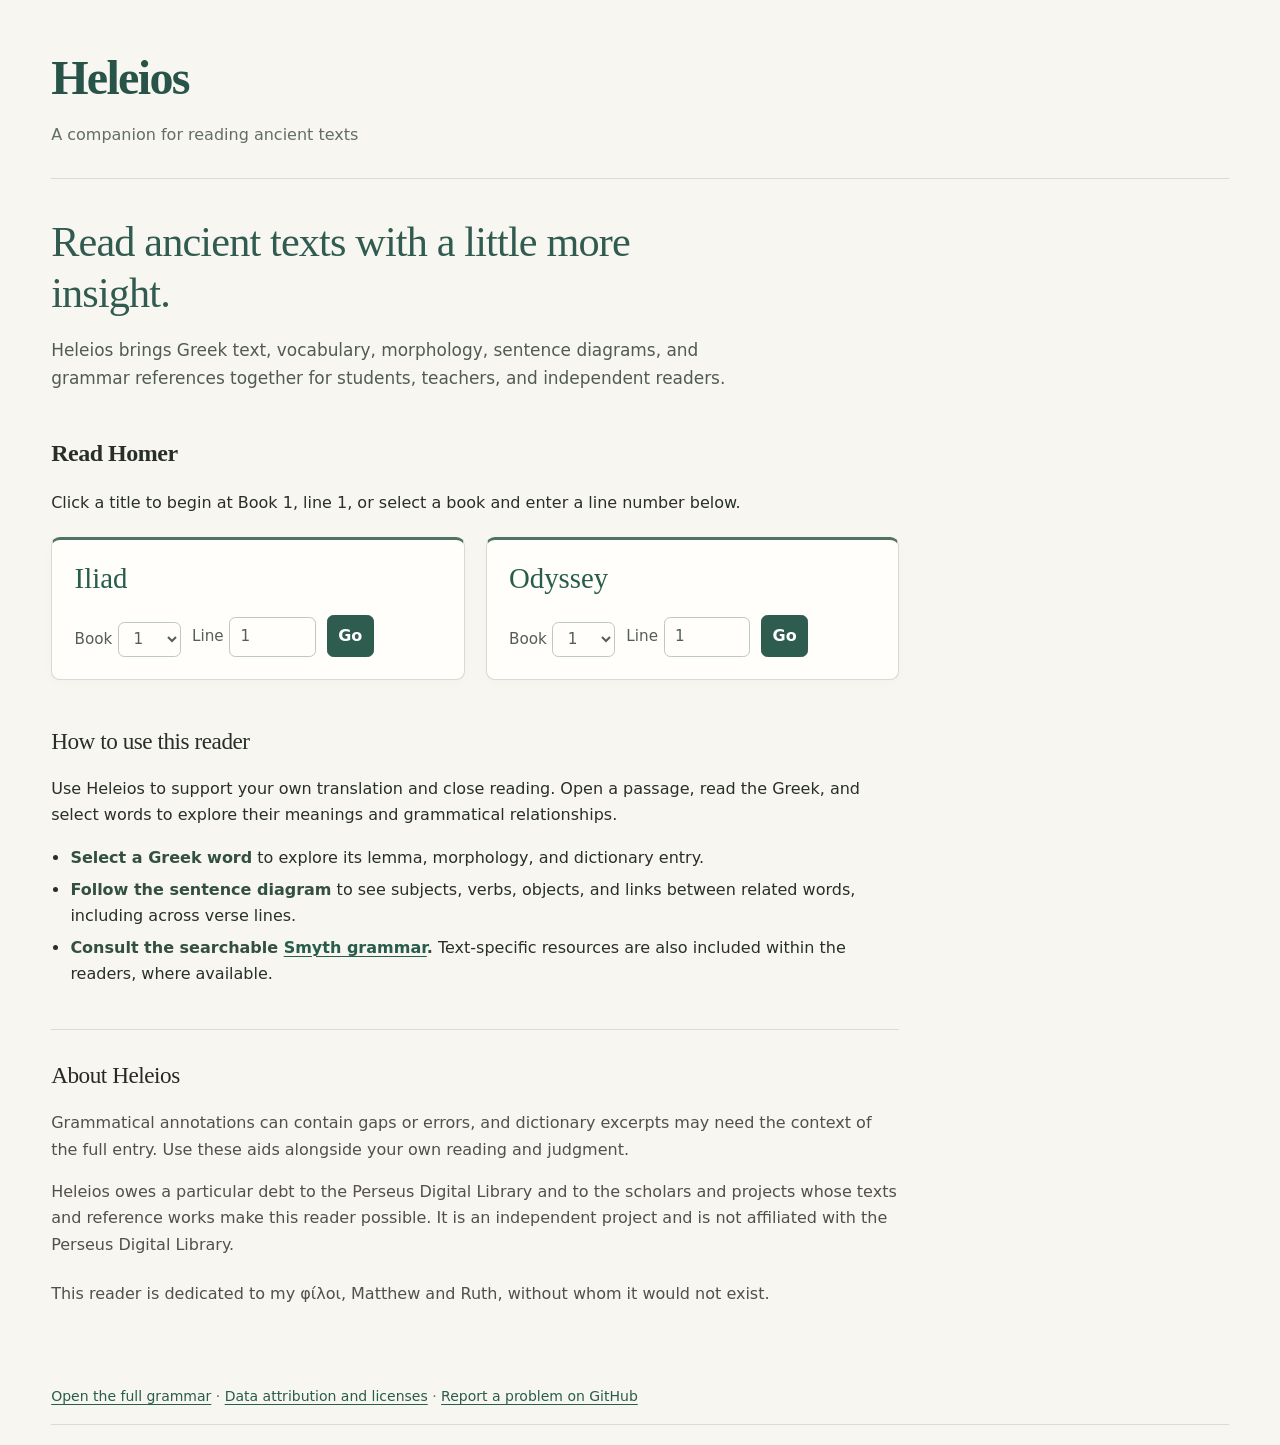
<file: index.html>
<!doctype html>
<html lang="en">
<meta charset="utf-8">
<meta name="viewport" content="width=device-width, initial-scale=1">
<meta name="description" content="A companion for reading ancient texts, with vocabulary, morphology, sentence diagrams, and grammar references.">
<meta property="og:type" content="website">
<meta property="og:site_name" content="Heleios">
<meta property="og:title" content="Heleios">
<meta property="og:description" content="A companion for reading ancient texts.">
<meta property="og:url" content="https://heleios.org/">
<meta property="og:image" content="https://heleios.org/assets/share-preview.png">
<meta property="og:image:type" content="image/png">
<meta property="og:image:width" content="1200">
<meta property="og:image:height" content="630">
<meta property="og:image:alt" content="ἄνδρα above μοι ἔννεπε, in forest green on cream.">
<meta name="twitter:card" content="summary_large_image">
<meta name="twitter:title" content="Heleios">
<meta name="twitter:description" content="A companion for reading ancient texts.">
<meta name="twitter:image" content="https://heleios.org/assets/share-preview.png">
<link rel="icon" type="image/png" sizes="32x32" href="assets/icon-32.png">
<link rel="apple-touch-icon" sizes="180x180" href="assets/icon-180.png">
<link rel="icon" type="image/png" sizes="512x512" href="assets/icon-512.png">
<title>Heleios · A companion for reading ancient texts</title>
<link rel="stylesheet" href="style.css">
<script>
if (new URLSearchParams(location.hash.slice(1)).has("work")) {
  location.replace("reader.html" + location.hash);
}
</script>
<body class="home-page">
<header><h1>Heleios</h1><p class="site-tagline">A companion for reading ancient texts</p></header>
<main class="home-main">
<section class="home-intro" aria-labelledby="welcome">
<h2 id="welcome">Read ancient texts with a little more insight.</h2>
<p>Heleios brings Greek text, vocabulary, morphology, sentence diagrams, and grammar references together for students, teachers, and independent readers.</p>
</section>
<section aria-labelledby="works">
<h2 id="works">Read Homer</h2>
<p>Click a title to begin at Book 1, line 1, or select a book and enter a line number below.</p>
<ul class="home-works">
<li>
<h3><a href="reader.html#work=iliad&amp;book=1&amp;line=1">Iliad</a></h3>
<form action="reader.html" data-work="iliad" aria-label="Go to a passage in the Iliad">
<label>Book <select name="book"></select></label>
<label>Line <input name="line" type="text" inputmode="numeric" pattern="[0-9]+" required value="1"></label>
<button>Go</button>
</form>
</li>
<li>
<h3><a href="reader.html#work=odyssey&amp;book=1&amp;line=1">Odyssey</a></h3>
<form action="reader.html" data-work="odyssey" aria-label="Go to a passage in the Odyssey">
<label>Book <select name="book"></select></label>
<label>Line <input name="line" type="text" inputmode="numeric" pattern="[0-9]+" required value="1"></label>
<button>Go</button>
</form>
</li>
</ul>
</section>
<section class="home-help" aria-labelledby="getting-started">
<h2 id="getting-started">How to use this reader</h2>
<p>Use Heleios to support your own translation and close reading. Open a passage, read the Greek, and select words to explore their meanings and grammatical relationships.</p>
<ul>
<li><strong>Select a Greek word</strong> to explore its lemma, morphology, and dictionary entry.</li>
<li><strong>Follow the sentence diagram</strong> to see subjects, verbs, objects, and links between related words, including across verse lines.</li>
<li><strong>Consult the searchable <a href="smyth.html">Smyth grammar</a>.</strong> Text-specific resources are also included within the readers, where available.</li>
</ul>
</section>
<section class="home-preview" aria-labelledby="preview-note">
<h2 id="preview-note">About Heleios</h2>
<p>Grammatical annotations can contain gaps or errors, and dictionary excerpts may need the context of the full entry. Use these aids alongside your own reading and judgment.</p>
<p>Heleios owes a particular debt to the Perseus Digital Library and to the scholars and projects whose texts and reference works make this reader possible. It is an independent project and is not affiliated with the Perseus Digital Library.</p>
<p>This reader is dedicated to my <span lang="grc">φίλοι</span>, Matthew and Ruth, without whom it would not exist.</p>
</section>
</main>
<footer><a href="smyth.html" target="_blank" rel="noopener">Open the full grammar</a> · <a href="PROVENANCE.md">Data attribution and licenses</a> · <a href="https://github.com/erikroodzant-aft/greek-reading-tool/issues/new?template=report-problem.yml" target="_blank" rel="noopener">Report a problem on GitHub</a></footer>
<script type="module" src="home.mjs"></script>
</body>
</html>
</file>
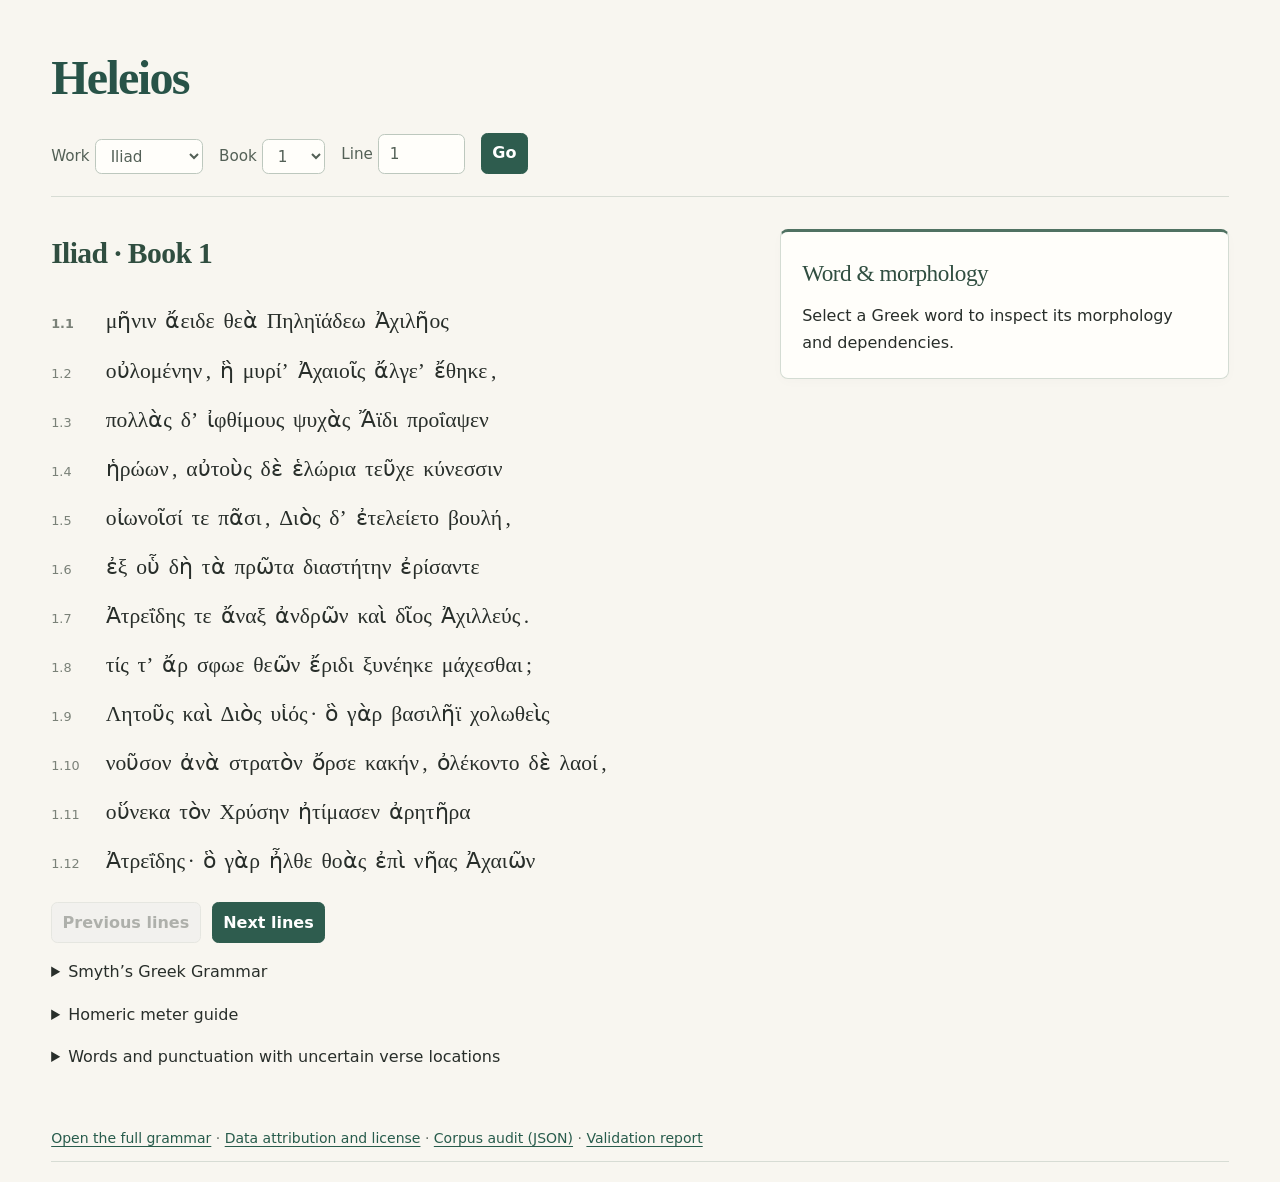
<file: reader.html>
<!doctype html>
<html lang="en">
<meta charset="utf-8">
<meta name="viewport" content="width=device-width, initial-scale=1">
<meta name="description" content="A companion for reading ancient texts, with vocabulary, morphology, sentence diagrams, and grammar references.">
<meta property="og:type" content="website">
<meta property="og:site_name" content="Heleios">
<meta property="og:title" content="Heleios">
<meta property="og:description" content="A companion for reading ancient texts.">
<meta property="og:url" content="https://heleios.org/reader.html">
<meta property="og:image" content="https://heleios.org/assets/share-preview.png">
<meta property="og:image:type" content="image/png">
<meta property="og:image:width" content="1200">
<meta property="og:image:height" content="630">
<meta property="og:image:alt" content="ἄνδρα above μοι ἔννεπε, in forest green on cream.">
<meta name="twitter:card" content="summary_large_image">
<meta name="twitter:title" content="Heleios">
<meta name="twitter:description" content="A companion for reading ancient texts.">
<meta name="twitter:image" content="https://heleios.org/assets/share-preview.png">
<link rel="icon" type="image/png" sizes="32x32" href="assets/icon-32.png">
<link rel="apple-touch-icon" sizes="180x180" href="assets/icon-180.png">
<link rel="icon" type="image/png" sizes="512x512" href="assets/icon-512.png">
<title>Heleios</title>
<link rel="stylesheet" href="style.css">
<header><h1><a class="reader-title" href="index.html">Heleios</a></h1>
<form id="passage">
<label>Work <select id="work"><option value="iliad">Iliad</option><option value="odyssey">Odyssey</option></select></label>
<label>Book <select id="book"></select></label>
<label>Line <input id="line" type="text" inputmode="numeric" pattern="[0-9]+" required value="1"></label>
<button>Go</button>
</form>

</header>
<main>
<section aria-labelledby="heading"><h2 id="heading">Homer</h2>
<p id="status" role="status"></p>
<div id="verses"></div>

<nav aria-label="Passage pages"><button id="previous">Previous lines</button><button id="next">Next lines</button></nav>
<details id="homer-citations">
<summary>Smyth’s Greek Grammar</summary>
<p><a href="smyth.html" target="_blank" rel="noopener">Open the full grammar</a></p>
<div id="homer-citation-results" hidden>
<h3>Citations for these verses</h3>
<ul id="homer-citation-list"></ul>
</div>
<p id="homer-citation-status" role="status"></p>
</details>
<details id="meter-guide">
<summary>Homeric meter guide</summary>
<h3>Reading dactylic hexameter</h3>
<p>Each verse has six feet. Feet 1–4 can be dactyls (<strong>– ⏑ ⏑</strong>, long–short–short) or spondees (<strong>– –</strong>, long–long). The fifth is usually a dactyl. The sixth ends <strong>– ×</strong>, where × can be long or short.</p>
<h3>How to scan a line</h3>
<ol>
<li>Read across word boundaries. A foot may start or end inside a word.</li>
<li>Mark syllables long by nature when they contain a long vowel or diphthong. A short vowel before two consonants usually gives a syllable long by position, even across words. A stop followed by a liquid can behave differently.</li>
<li>Fit the syllables into six feet. An apostrophe can mark an elided vowel that contributes no syllable. Homer can also shorten a long vowel or diphthong before another vowel, or combine two vowel sounds into one syllable.</li>
<li>Look for a <strong>caesura</strong>, a word break within a foot, often in the third foot. A word break at a foot boundary is a <strong>diaeresis</strong>.</li>
</ol>
<h3>Worked example · Iliad 1.1</h3>
<p class="greek" lang="grc">μῆνιν ἄ | ειδε θε | ὰ ‖ Πη | ληϊά | δεω Ἀχι | λῆος</p>
<p><strong>– ⏑ ⏑ | – ⏑ ⏑ | – ‖ – | – ⏑ ⏑ | – ⏑ ⏑ | – ×</strong></p>
<p>The third foot crosses the word break after θεὰ (‖). In the fifth foot, εω in Πηληϊάδεω scans as one syllable (synizesis).</p>
<p><a href="https://perseids-publications.github.io/harrington-trees/docs/harrington-greek-grammar-2016.pdf" target="_blank" rel="noopener">Harrington’s Greek Grammar · Dactylic Hexameter</a> includes worked examples from Odyssey 1.1–5.</p>
</details>
<details id="unplaced"><summary>Words and punctuation with uncertain verse locations</summary>
<p>These AGDT segments contain a token with multiple verse citations, a book-only citation, or no verse citation or reliable punctuation placement. Choose a segment to see those tokens in context.</p>
<label>AGDT segment <select id="uncertain"></select></label><button id="inspect">Inspect segment</button></details>
</section>
<aside aria-labelledby="analysis">
<h2 id="analysis" tabindex="-1">Word &amp; morphology</h2>
<div id="word" aria-live="polite">Select a Greek word to inspect its morphology and dependencies.</div>

<div id="dictionary"></div>
<div id="smyth-context"></div>
</aside>
<section id="syntax" aria-label="Dependency diagram"></section>
</main>
<footer><a href="smyth.html" target="_blank" rel="noopener">Open the full grammar</a> · <a href="PROVENANCE.md">Data attribution and license</a> · <a href="data/audit.json">Corpus audit (JSON)</a> · <a href="VALIDATION.md">Validation report</a></footer>
<script type="module" src="reader.mjs"></script>
</html>
</file>
<file: style.css>
* { box-sizing: border-box }
body { margin: 0 auto; max-width: 88rem; padding: 1.25rem clamp(1rem, 4vw, 4rem); background: #f6f3ec; color: #292823; font: 1rem/1.5 system-ui, sans-serif }
header, footer { border-block-end: 1px solid #c8c1b4; padding-block: 0.7rem }
h1, h2 { font-family: Georgia, serif; margin: 0 0 .7rem }
h1 { font-size: clamp(1.8rem, 4vw, 2.7rem) }
form, nav { display: flex; flex-wrap: wrap; gap: .7rem; align-items: end }
label { display: inline-flex; align-items: center; gap: .35rem }
input, select, button { font: inherit; color: inherit; border: 1px solid #8e8879; border-radius: .25rem; background: #fffdfa; padding: .25rem .5rem }
input { width: 5.4rem }
button { cursor: pointer }
button:disabled { opacity: .5; cursor: default }
a { color: #315b51 }
main { display: grid; grid-template-columns: minmax(0, 1.55fr) minmax(17rem, 1fr); gap: clamp(1rem, 4vw, 3rem); padding-block: 1.5rem }
aside { position: sticky; top: 1rem; align-self: start; max-height: min(28rem, calc(100vh - 2rem)); overflow-y: auto; border: 1px solid #c8c1b4; border-top: 4px solid #315b51; padding: 1rem; background: #fffdfa }
.verse { display: grid; grid-template-columns: 3.5rem 1fr; align-items: baseline; padding: .18rem 0 }
.verse-number, small { font-size: .85rem; color: #525047 }
.verse-number[aria-current] { font-weight: bold }
.greek { font: 1.25rem/1.65 Georgia, serif; overflow-wrap: anywhere }
.token { border: 0; padding: 0 .08em; background: transparent; border-radius: 0 }
.token:hover, .token:focus-visible { text-decoration: underline }
.token[aria-pressed=true] { background: #c9e2d8 }
.dependent { background: #e2ede6 }
summary { cursor: pointer }
details, nav { margin-top: 1rem }
ul { padding-inline-start: 1.1rem }
#syntax li { margin-block: .2rem }
#word p { margin: .35rem 0 }
#status:empty { display: none }
@media (max-width: 720px) {
  main { grid-template-columns: minmax(0, 1fr) }
  aside { position: static; max-height: min(22rem, 55vh) }
}
.greek { font-family: "Palatino Linotype", "Cambria", "Times New Roman", serif }
#syntax:empty { display: none }
#syntax { grid-column: 1 / -1; min-width: 0; border-top: 1px solid #c8c1b4 }
#syntax h3 { margin-bottom: .3rem }
#syntax p { margin-top: 0; font-size: .85rem }
.diagram-scroll { overflow-x: auto; border: 1px solid #c8c1b4; background: #fffdfa; padding-bottom: .45rem }
.diagram { position: relative }
.diagram svg { display: block }
.diagram path { fill: none; stroke: #776e62; stroke-width: 1.15 }
.diagram-words { display: flex; padding-left: 12px; text-align: center }
.diagram-words a, .diagram-words small { display: block; font-size: .78rem }
#syntax input[type=checkbox] { width: auto }
.diagram-scroll { margin-top: .55rem }
.diagram path.core { stroke: #354d65; stroke-width: 1.6 }
.diagram path.agreement { stroke: #785329; stroke-dasharray: 4 3; stroke-width: 1.6 }
.diagram path.context { stroke: #888 }
.diagram path.active { stroke: #22674f; stroke-width: 2.4 }
.diagram-words > div { flex: none }
.diagram-words .role { width: fit-content; margin: .15rem auto; padding: 0 .25rem; border-radius: .2rem; font-weight: 650; background: #e3ece7 }
.diagram-words .subject { background: #e1eaf4 }
.diagram-words .object { background: #f1e4d9 }
.diagram-words .agreement-label { color: #654620; padding-inline: .2rem; overflow-wrap: anywhere }
.diagram-words .roles { height: 2.9rem; display: flex; flex-direction: column; justify-content: end; align-items: center }
.diagram-words .vocative { background: #eee8f2 }


.diagram path.tag-mismatch { stroke: #785329; stroke-dasharray: 1 3; stroke-linecap: round; stroke-width: 1.8 }

.diagram path.subject-attribute { stroke: #596a80; stroke-dasharray: 1 3; stroke-linecap: round; stroke-width: 1.8 }
#dictionary:empty { display: none }
#dictionary { border-top: 1px solid #c8c1b4; margin-top: .8rem }
#dictionary h3 { margin: .6rem 0 .25rem }
#dictionary p { margin: .3rem 0 }
#smyth-context:empty { display: none }
#smyth-context { margin-top: .8rem; border-top: 1px solid #c8c1b4 }

.home-works { list-style: none; padding: 0; display: grid; grid-template-columns: repeat(auto-fit, minmax(min(100%, 19rem), 1fr)); gap: 1rem; max-width: 48rem }
.home-works li { padding: 1rem; border: 1px solid #c8c1b4; border-radius: .35rem; background: #fffdfa }
.home-works h3 { margin: 0 0 .8rem; font: 1.5rem Georgia, serif }

.reader-title { color: inherit; text-decoration: none }
.reader-title:focus-visible { outline: 2px solid #315b51; outline-offset: 4px }



.site-tagline { margin: 0 0 .4rem; color: #525047; font-size: 1rem }

/* Homepage introduction and reading guidance. */
.home-main { display: block; max-width: 64rem; padding-block: 1.6rem }
.home-main > section + section, .home-main > details, .home-preview { margin-top: 2rem }
.home-intro { max-width: 46rem }
.home-intro h2 { font-size: clamp(1.7rem, 3vw, 2.3rem); line-height: 1.2; color: #315b51 }
.home-intro p { max-width: 43rem }
.home-help { max-width: 48rem }
.home-help li { margin-block: .65rem }
.home-preview { max-width: 48rem; border-top: 1px solid #c8c1b4; padding-top: 1.25rem; color: #525047 }
.home-preview h2 { color: #292823; font-size: 1.3rem }
.home-page footer { padding-block: 1rem }

/* Approved Heleios visual styling. */
body { background:#f8f6f0; color:#282e2a; max-width:84rem; line-height:1.65 }
header { border-bottom:1px solid #d7dcd4; padding:1.1rem 0 1.4rem }
h1 { color:#285348; font-size:clamp(2.1rem,4vw,3rem); letter-spacing:-.035em; margin-bottom:.35rem }
h2 { letter-spacing:-.02em }
.site-tagline { color:#636d65; font-size:1rem }
a { color:#285c4c; text-underline-offset:.18em; text-decoration-thickness:1px }
a:hover { color:#153e30 }
button, input, select { border:1px solid #bdc8be; border-radius:.4rem; padding:.4rem .65rem; background:#fffefa }
button { background:#2e5c4e; color:white; border-color:#2e5c4e; font-weight:550 }
button:hover { background:#23483c }
button:focus-visible, a:focus-visible, input:focus-visible, select:focus-visible, summary:focus-visible { outline:2px solid #86643a; outline-offset:3px }
button:disabled { background:#eee; color:#676c68; border-color:#d4d7d2 }
.home-main { padding-top:2.4rem; max-width:64rem }
.home-intro { max-width:47rem }
.home-intro h2 { font-weight:500; font-size:clamp(1.85rem,3.3vw,2.7rem); line-height:1.2; max-width:40rem }
.home-intro p { font-size:1.06rem; color:#505b53; margin-top:1.15rem }
.home-main > section + section { margin-top:2.6rem }
.home-works { max-width:53rem; gap:1.3rem; margin-top:1.3rem }
.home-works li { padding:1.4rem; border:1px solid #d4dcd3; border-top:3px solid #507262; border-radius:.55rem; background:#fffefa; box-shadow:0 3px 12px #26382b05 }
.home-works h3 { font-size:1.8rem; margin-bottom:1.25rem }
.home-works h3 a { text-decoration:none }
.home-works label { color:#535e56; font-size:.95rem }
.home-help { max-width:53rem }
.home-help h2, .home-preview h2 { font-size:1.45rem; font-weight:500 }
.home-help ul { padding-left:1.2rem }
.home-help li { margin-block:.35rem }
.home-help strong { color:#334f41; font-weight:600 }
.home-preview { border-color:#d7dcd4; max-width:53rem; padding-top:1.6rem }
.home-preview p:last-child { margin-top:1.4rem }
footer { color:#606b62; font-size:.875rem; border-color:#d7dcd4; margin-top:1.3rem }
#passage { margin-top:1rem; gap:1rem }
#passage label { color:#536056; font-size:.95rem }
header details { font-size:.9rem; margin-top:.7rem; color:#536458 }
main { padding-top:2rem; gap:2rem }
#heading { font-size:1.85rem; color:#304e40; margin-bottom:1.2rem }
.verse { padding-block:.32rem; grid-template-columns:3.3rem 1fr }
.verse-number { color:#7a8178; font-size:.8rem; font-variant-numeric:tabular-nums }
.greek { font-size:1.35rem; line-height:1.8 }
.token { color:inherit; font-weight:400; border-radius:.15rem; padding:0 .08em }
.token:hover { background:#e9eee5; color:inherit }
.token[aria-pressed=true] { background:#d7e5d8; color:#183c2b }
aside { border:1px solid #d4dcd3; border-top:3px solid #507262; border-radius:.5rem; padding:1.35rem; background:#fffefa; max-height:min(32rem,calc(100vh - 2rem)); box-shadow:0 3px 12px #26382b05 }
aside h2 { font-size:1.45rem; font-weight:500; color:#304e40 }
#word p { margin-block:.6rem }
#dictionary { border-color:#dde2d9; padding-top:.4rem }
#dictionary h3 { font-size:1rem; color:#536458; font-weight:600 }
#syntax { border-color:#d7dcd4; padding-top:1rem }
#syntax h3 { font-family:Georgia,serif; font-size:1.35rem; font-weight:500; color:#304e40 }
.diagram-scroll { border-color:#d4dcd3; border-radius:.4rem; background:#fffefa }
@media(max-width:720px) { body { padding-inline:1rem } .home-main { padding-top:1.8rem } .home-works li { padding:1.15rem } aside { max-height:min(25rem,60vh) } }
</file>
